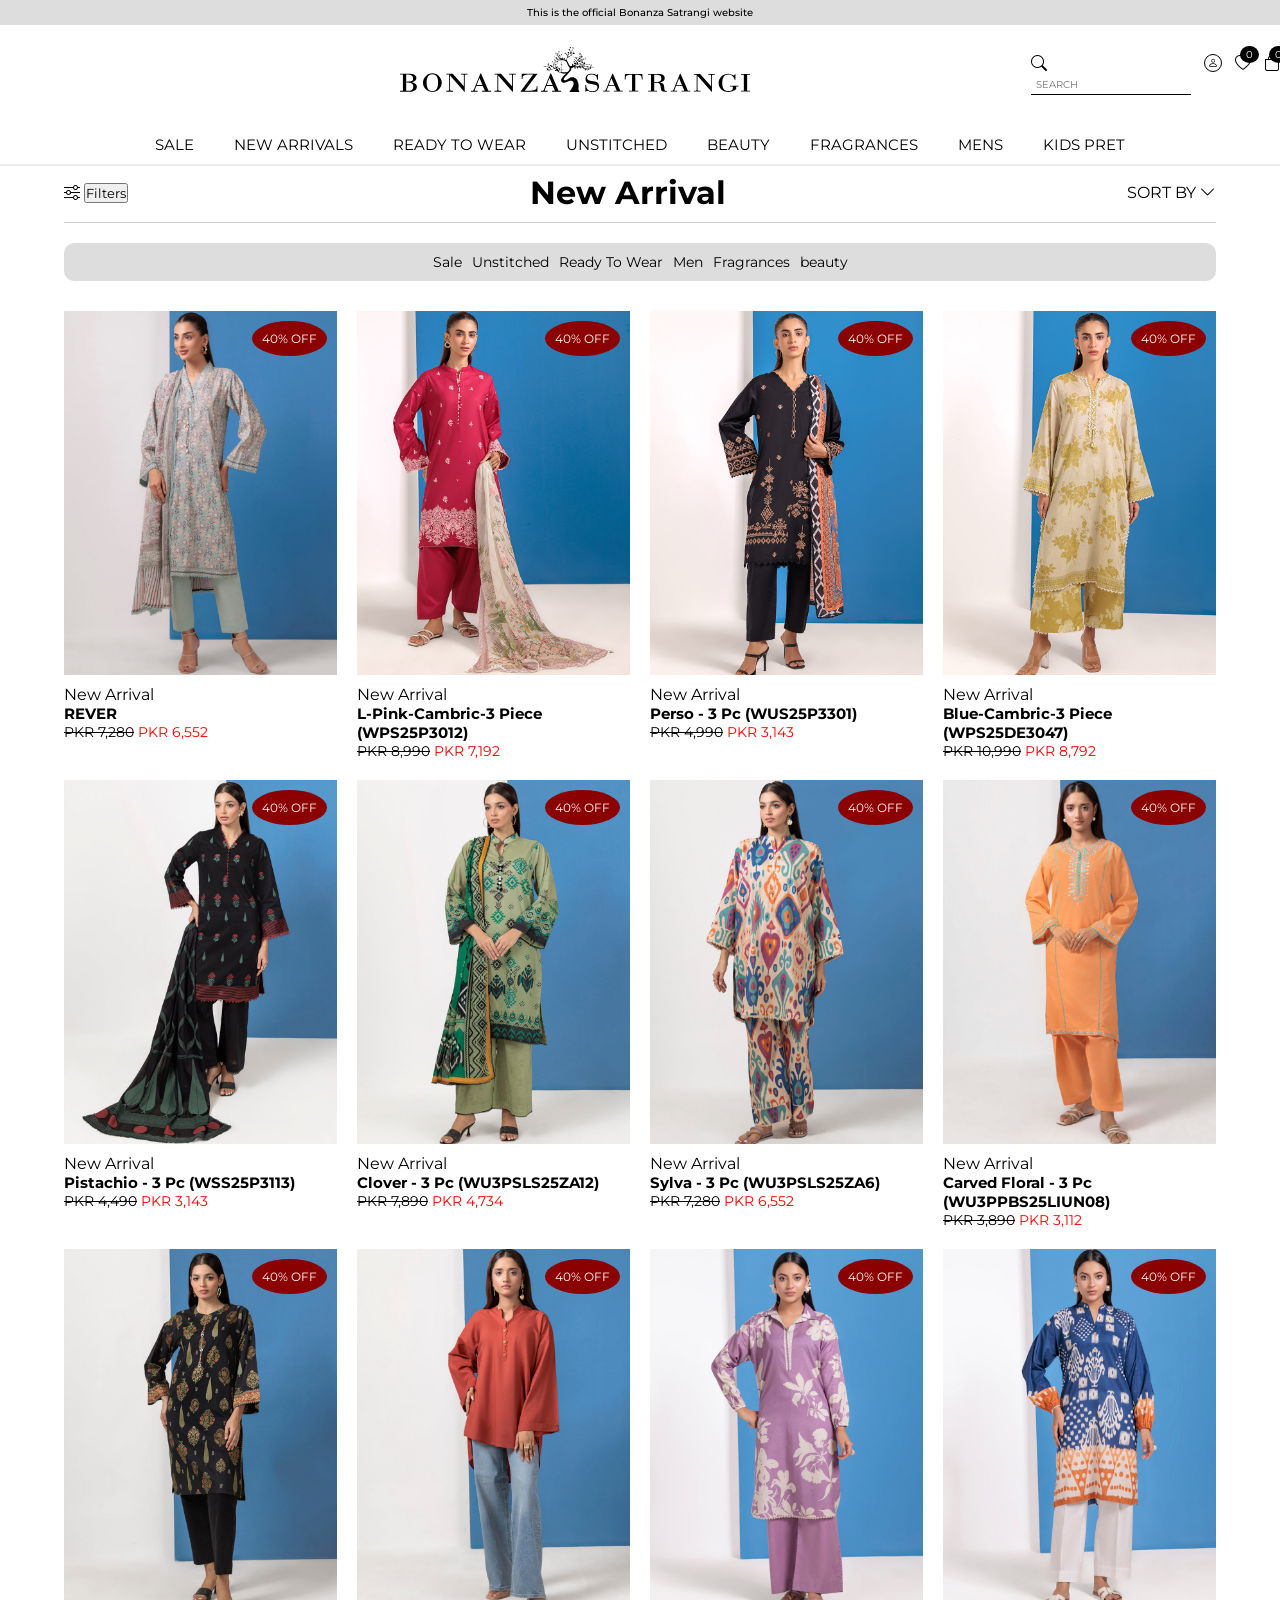
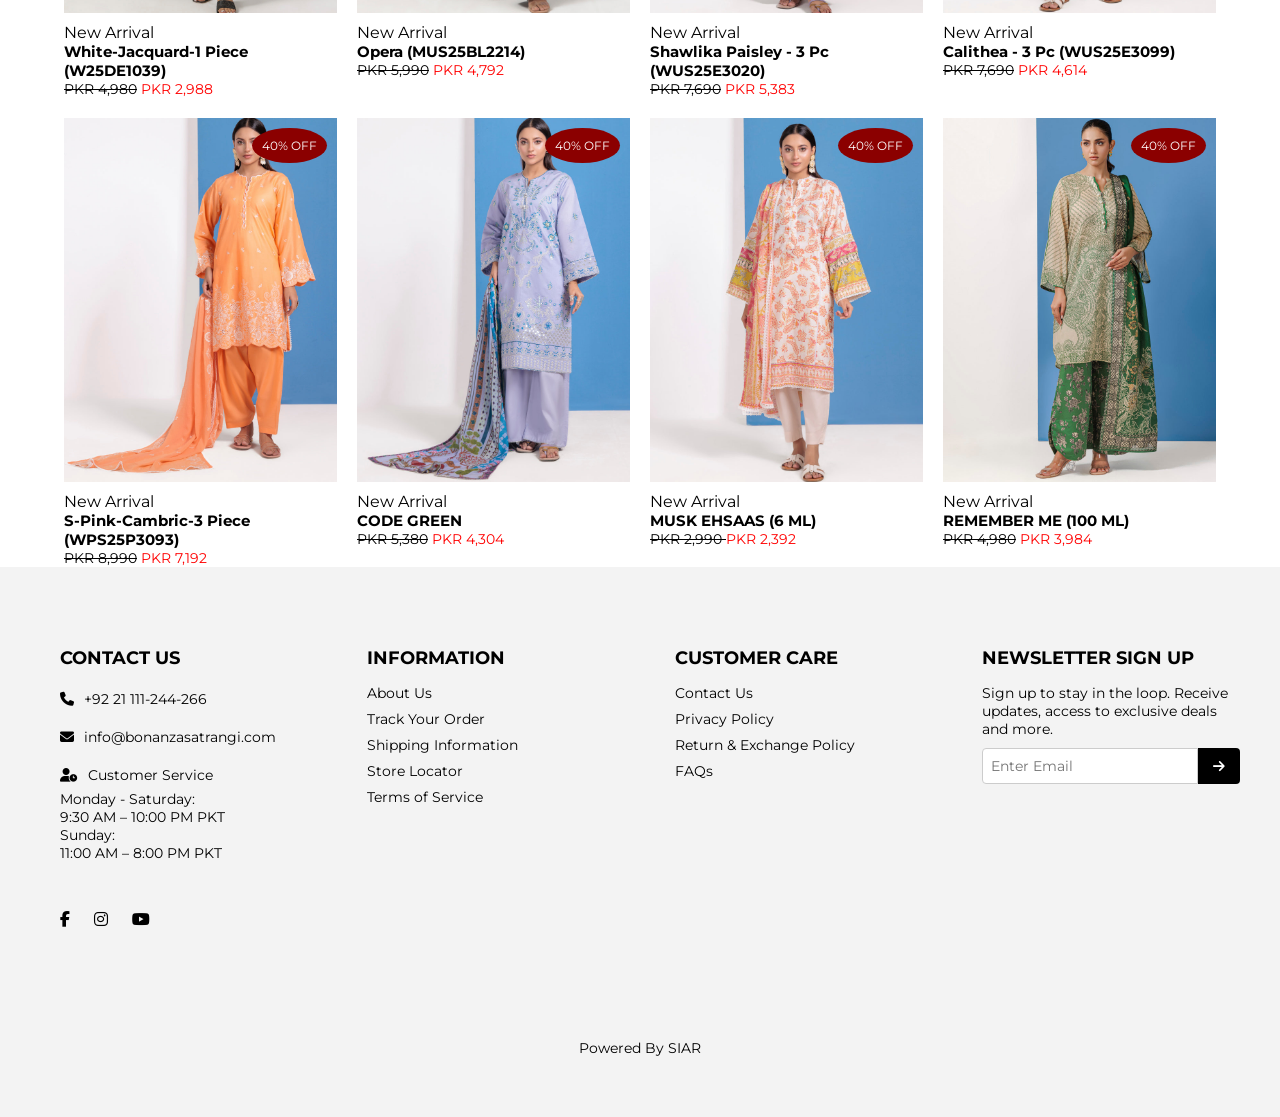
<file: html/newArrival.html>
<!DOCTYPE html>
<html lang="en">
<head>
  <title>New Arrival-Bonanza Satrangi</title>
  <meta charset="utf-8" />
  <meta name="viewport" content="width=device-width, initial-scale=1" />
  <!----styel sheet link-->
  <link rel="stylesheet" href="../css/productsPage.css" />
  <link rel="stylesheet" href="../css/style.css">
  <!---bootstarp icons cdn-->
  <link rel="stylesheet" href="https://cdn.jsdelivr.net/npm/bootstrap-icons@1.3.0/font/bootstrap-icons.css" />
  <!------font Awesome icons cdn------->
  <link rel="stylesheet" href="https://cdn.jsdelivr.net/npm/@fortawesome/fontawesome-free@6.5.2/css/all.min.css" />
   <!-- Swiper CSS CDN -->
<link
  rel="stylesheet"
  href="https://cdn.jsdelivr.net/npm/swiper@11/swiper-bundle.min.css"
/>
</head>



<body>

  <!-- ========== HEADER START ========== -->
  <header>
    <!-- News Ticker Start -->
    <div class="news_ticker">
      <p>This is the official Bonanza Satrangi website</p>
    </div>
    <!-- News Ticker End -->

    <!-- Main Header Start -->
    <div class="main-header">
      <div class="logo-section">
        <div class="logo">
          <img src="../assests/images//Group_11.svg" alt="logo" />
        </div>
        <div class="icons">
          <div class="search">
            <form>
              <i class="bi bi-search"></i>
              <input type="text" placeholder="Search" id="search" name="searchItem" />
            </form>
          </div>
          <div class="contact">
            <i class="bi bi-person"></i>
          </div>
          <div class="likes">
            <i class="bi bi-heart"></i>
            <span class="badge">0</span>
          </div>
          <div class="shopping-bag">
            <i class="bi bi-bag"></i>
            <span class="badge">0</span>
          </div>
        </div>
      </div>
    </div>
    <!-- Main Header End -->

    <!-- Navbar Start -->
    <nav class="navbar">
      <ul class="nav-list">
        <!-- SALE Dropdown Start -->
        <li class="dropdown-wrapper">
          <a href="sale.html">SALE</a>
          <div class="dropdown sale-dropdown" style="width:60vw; left:180px">
              <div class="dropdown-column">
                <h6>Shop by Category</h6>
                <div class="dropdown-list">
                  <a href="#">READY TO WEAR</a>
                  <a href="#">UNSTITCHED</a>
                  <a href="#">BEAUTY</a>
                  <a href="#">FRAGRANCES</a>
                  <a href="#">MENS</a>
                </div>
              </div>
              <div class="dropdown-image"><img src="../assests/images//SaleDropdown_img1.webp" width="200px" /></div>
              <div class="dropdown-image"><img src="../assests/images//SaleDropdown_2.webp" width="200px" /></div>
          </div>
        </li>
        <!-- SALE Dropdown End -->

        <!-- NEW ARRIVALS Dropdown Start -->
        <li class="dropdown-wrapper">
          <a href="../html/newArrival.html">NEW ARRIVALS</a>
          <div class="dropdown arrival-dropdown">
              <div class="dropdown-column">
                <h6>Shop by Category</h6>
                <div class="dropdown-list">
                  <a href="#">Monochrome Collection '25</a>
                  <a href="#">Kia Collection</a>
                  <a href="#">Lia collection '25</a>
                  <a href="#">Summer Pret '25</a>
                  <a href="#">Sage Collection '25</a>
                  <a href="#">Summer/Winter Collection '25</a>
                  <a href="#">Ruha Collection '25</a>
                  <a href="#">Gul Collection '25</a>
                </div>
              </div>
              <div class="dropdown-column">
                <h6>New In</h6>
                <div class="dropdown-list">
                  <a href="#">Ready TO Wear</a>
                  <a href="#">Unstitched</a>
                  <a href="#">Men</a>
                  <a href="#">Fragrances</a>
                  <a href="#">Kids</a>
                </div>
              </div>
              <div class="dropdown-image"><img src="../assests/images//Dropdown_New_Arrival_1.webp" width="200" /></div>
              <div class="dropdown-image"><img src="../assests/images//Drop-down-New-Arival-2.webp" width="200" /></div>
          </div>
        </li>
        <!-- NEW ARRIVALS Dropdown End -->

        <!-- Ready TO wear Start -->
        <li class="dropdown-wrapper">
          <a href="../html/readyToWear.html">READY TO WEAR</a>
          <div class="dropdown">
            <div class="dropdown-column">
                <h6>SHOP BY CATEGORY</h6>
                <div class="dropdown-list">
                  <a href="#">Everyday Wear</a>
                  <a href="#">Luxury Wear</a>
                </div>
              </div>
                <div class="dropdown-column">
                <h6>SHOP BY TYPE</h6>
                <div class="dropdown-list">
                  <a href="#">Printed</a>
                  <a href="#">Embroidered</a>
                </div>
              </div>
                <div class="dropdown-column">
                <h6>SHOP BY PCS</h6>
                <div class="dropdown-list">
                  <a href="#">1 PC</a>
                  <a href="#">2 PC</a>
                  <a href="#">3 PC</a>
                </div>
          </div>
          <div class="dropdown-column">
                <h6>SHOP BY Item</h6>
                <div class="dropdown-list">
                  <a href="#">Shirt</a>
                  <a href="#">Dupatta</a>
                  <a href="#">Shalwar</a>
                  <a href="#">Shirt & Trouser</a>
                  <a href="#">Shirt & Dupatta</a>
                  <a href="#">Shirt,trouser & Dupatta</a>
                </div>
          </div>
            <div class="dropdown-image"><img src="../assests/images//ReadyToWearDropDownImage.webp" width="300" /></div>
          </div>
        </li>
        <!---Ready TO wear Drop Down End-->
        <!----Unstitched Drop Down Start-->
        <li class="dropdown-wrapper">
          <a href="#">UNSTITCHED</a>
           <div class="dropdown">
            <div class="dropdown-column">
                <h6>SHOP BY CATEGORY</h6>
                <div class="dropdown-list">
                  <a href="#">Everyday Wear</a>
                  <a href="#">Luxury Wear</a>
                </div>
              </div>
                <div class="dropdown-column">
                <h6>SHOP BY TYPE</h6>
                <div class="dropdown-list">
                  <a href="#">Printed</a>
                  <a href="#">Embroidered</a>
                </div>
              </div>
                <div class="dropdown-column">
                <h6>SHOP BY PCS</h6>
                <div class="dropdown-list">
                  <a href="#">1 PC</a>
                  <a href="#">2 PC</a>
                  <a href="#">3 PC</a>
                </div>
          </div>
                <div class="dropdown-column">
                <h6>SHOP BY FABRICS</h6>
                <div class="dropdown-list">
                  <a href="#">Lawn</a>
                  <a href="#">Cambric</a>
                  <a href="#">Khaddar</a>
                  <a href="#">Jacquard</a>
                </div>
          </div>
            <div class="dropdown-image"><img src="../assests/images//unsitchedDropDownImage.webp" width="300" /></div>
          </div>
        <!------Unstitched Drop Down End-->
        </li>
        <!---Beauty Drop Drown Start--->
        <li class="dropdown-wrapper">
          <a href="#">BEAUTY</a>
            <div class="dropdown" id="beauty-dropdown">
            <div class="dropdown-column">
                <h6>FACE</h6>
                <div class="dropdown-list">
                  <a href="#">Primer</a>
                  <a href="#">Foundation</a>
                  <a href="#">Blush</a>
                  <a href="#">Highlighter</a>
                  <a href="#">Highlighter</a>
                  <a href="#">Contor&Concealer</a>
                  <a style="text-decoration: underline; font-weight: bold;">View All</a>
                </div>
              </div>
              <div class="dropdown-column">
                <h6>Lips</h6>
                <div class="dropdown-list">
                  <a href="#">Lip Stick</a>
                  <a href="#">Lip Paint</a>
                  <a style="text-decoration: underline; font-weight: bold;">View All</a>
                </div>
              </div>
              <div class="dropdown-column">
                <h6>Eyes</h6>
                <div class="dropdown-list">
                  <a href="#">EyeLiner</a>
                  <a href="#">Eye Sahdow</a>
                  <a href="#">Eyebrow Gel</a>
                   <a style="text-decoration: underline; font-weight: bold;">View All</a>
                </div>
              </div>
              <div class="dropdown-column">
                <h6>NAILS</h6>
                <div class="dropdown-list">
                  <a href="#">Nail Color</a>
                   <a style="text-decoration: underline; font-weight: bold;">View All</a>
                </div>
              </div>
              <div class="dropdown-column">
                <h6>SKIN CARE</h6>
                <div class="dropdown-list">
                   <a style="text-decoration: underline; font-weight: bold;">View All</a>
                </div>
              </div>
              <div class="dropdown-image"><img src="../assests/images//beutyDropDownImage1.webp" width="200" /></div>
              <div class="dropdown-image"><img src="../assests/images//beautyDropDownImage2.webp" width="200" /></div>
          </div>
        </li>
        <!---Beauty Drop Down End-->
        <!---FRagrances Drop Down STart-->
        <li class="dropdown-wrapper">
          <a href="#">FRAGRANCES</a>
                <div class="dropdown" id="fragrances-dropdown">
            <div class="dropdown-column">
                <h6>By Gender</h6>
                <div class="dropdown-list">
                  <a href="#">For Him</a>
                  <a href="#">For Her</a>
                  <a href="#">Unisex</a>
                </div>
              </div>
               <div class="dropdown-column">
                <h6>By Size</h6>
                <div class="dropdown-list">
                  <a href="#">6ml</a>
                  <a href="#">30ml</a>
                  <a href="#">50ml</a>
                  <a href="#">100ml</a>
                </div>
              </div>
              <div class="dropdown-image"><img src="../assests/images//fragrancesDropDownImage1.webp" width="500" /></div>
              <div class="dropdown-image"><img src="../assests/images//fragrancesDropDownImage2.webp" width="500" /></div>
          </div>

        </li>
        <!--Fragrances  DropDown End-->
        <!---mens Dropdown Start-->
        <li class="dropdown-wrapper">
          <a href="#">MENS</a>
           <div class="dropdown" style="width:90vw; left:80px">
            <div class="dropdown-column" style="min-width:100px;">
                <h6>SHOP BY CATEGORY</h6>
                <div class="dropdown-list">
                  <a href="#">UNSTITCHED</a>
                  <a href="#">Ready to Wear</a>
                  <a href="#">Fragrance</a>
                </div>
              </div>
            <div class="dropdown-column">
                <h6>SHOP BY STYLE</h6>
                <div class="dropdown-list" style="min-width: 100px;">
                  <a href="#">Kurta Shalwar</a>
                  <a href="#">Shalwar Suit</a>
                  <a href="#">Kurta Trouser</a>
                  <a href="#">Waist Coat</a>
                  <a href="#">Shalwar</a>
                </div>
            </div>
            <div class="dropdown-column" style="min-width:100px;">
                <h6>SHOP BY FABRICS</h6>
                <div class="dropdown-list">
                  <a href="#">  Blended</a>
                  <a href="#">Cotton</a>
                </div>
            </div>
            <div class="dropdown-image" style="margin-right:10px;"><img src="../assests/images//menDrpDownImage1.webp" width="300" /></div>
            <div class="dropdown-image"><img src="../assests/images//menDropDowmImage2.webp" width="300" /></div>
        </div>
        </li>
        <!---Men Drop Down End-->
        <!--Kids PRET Drop Down Start-->
        <li class="dropdown-wrapper">
          <a href="#">KIDS PRET</a>
          <div class="dropdown" id="kid-pret-dropdown">
               <div class="dropdown-image"><img src="../assests/images//kidsPretImage1.webp" width="240" /></div>
               <div class="dropdown-image"><img src="../assests/images//KidsPretImage2.webp" width="240" /></div>
          </div>
        </li>
        <!--Kid Pret Drop Down End-->
        <!-- Static Nav Links End -->
      </ul>
    </nav>
    <!-- Navbar End -->
  </header>

  <main>
    
       <div class="custom-container">
          <div class="main-go-back">
           <a id="go-back" href="index.html"><i class="bi bi-arrow-90deg-left"></i>GO BACK</a>
            <p id="product-count">720 Products</p>
        </div>
        <div class="collection-header">
          <div id="filter-products">
              <i class="bi bi-sliders"></i>
              <button>Filters</button>
          </div>
          <div id="collection-name">
             <h1>New Arrival</h1>
          </div>
          <div id="sort-products">
            <span>SORT BY  <i class="bi bi-chevron-down"></i> </span>
          </div>
        </div>
        <div id="product-category">
              <a href="">Sale</a>
              <a href="">Unstitched</a>
              <a href="">Ready To Wear</a>
              <a href="">Men</a>
              <a href="">Fragrances</a>
              <a href="">beauty</a>
        </div>
<div class="products-grid">
  <!-- Product Card Start -->
  <div class="product-card">
    <div class="product-image">
      <img src="../assests/images/newArrival//052A0542.jpg.jpeg" >
      <div class="discount-badge">40% OFF</div>
       <div class="icon-buttons">
    <div class="icon">
      <i class="bi bi-bag"></i>
    </div>
    <div class="icon">
      <i class="bi bi-heart"></i>
    </div>
  </div>
    </div>
    <div class="product-info">
      <p class="category">New Arrival</p>
      <h3 class="product-name">REVER</h3>
      <p class="price">
        <span class="original">PKR 7,280</span>
        <span class="discounted">PKR 6,552</span>
      </p>
    </div>
  </div>
  <div class="product-card">
    <div class="product-image">
      <img src="../assests/images/newArrival//052A1111.jpg.jpeg" alt="New Arrival">
      <div class="discount-badge">40% OFF</div>
    <div class="icon-buttons">
    <div class="icon">
      <i class="bi bi-bag"></i>
    </div>
    <div class="icon">
      <i class="bi bi-heart"></i>
    </div>
  </div>
    </div>
    <div class="product-info">
      <p class="category">New Arrival</p>
      <h3 class="product-name">L-Pink-Cambric-3 Piece (WPS25P3012)</h3>
      <p class="price">
        <span class="original">PKR 8,990</span>
        <span class="discounted">PKR 7,192</span>
      </p>
    </div>
  </div>
  <div class="product-card">
    <div class="product-image">
      <img src="../assests/images/newArrival//052A1254.jpg.jpeg" alt="New Arrival">
      <div class="discount-badge">40% OFF</div>
      <div class="icon-buttons">
    <div class="icon">
      <i class="bi bi-bag"></i>
    </div>
    <div class="icon">
      <i class="bi bi-heart"></i>
    </div>
  </div>
    </div>
    <div class="product-info">
      <p class="category">New Arrival</p>
      <h3 class="product-name">Perso - 3 Pc (WUS25P3301)</h3>
      <p class="price">
        <span class="original">PKR 4,990</span>
        <span class="discounted">PKR 3,143</span>
      </p>
    </div>
  </div>
  <div class="product-card">
    <div class="product-image">
      <img src="../assests/images/newArrival//052A1284.jpg.jpeg" alt="New Arrival">
      <div class="discount-badge">40% OFF</div>
  <div class="icon-buttons">
    <div class="icon">
      <i class="bi bi-bag"></i>
    </div>
    <div class="icon">
      <i class="bi bi-heart"></i>
    </div>
  </div>     
    </div>
    <div class="product-info">
      <p class="category">New Arrival</p>
      <h3 class="product-name">Blue-Cambric-3 Piece (WPS25DE3047)
</h3>
      <p class="price">
        <span class="original">PKR 10,990</span>
        <span class="discounted">PKR 8,792</span>
      </p>
    </div>
  </div>
  <div class="product-card">
    <div class="product-image">
      <img src="../assests/images/newArrival//052A3816.jpg.jpeg" alt="New Arrival">
      <div class="discount-badge">40% OFF</div>
    <div class="icon-buttons">
    <div class="icon">
      <i class="bi bi-bag"></i>
    </div>
    <div class="icon">
      <i class="bi bi-heart"></i>
    </div>
  </div>
    </div>
    <div class="product-info">
      <p class="category">New Arrival</p>
      <h3 class="product-name">Pistachio - 3 Pc (WSS25P3113)</h3>
      <p class="price">
        <span class="original">PKR 4,490</span>
        <span class="discounted">PKR 3,143</span>
      </p>
    </div>
  </div>
  <div class="product-card">
    <div class="product-image">
      <img src="../assests/images/newArrival//052A3872.jpg.jpeg" alt="New Arrival">
      <div class="discount-badge">40% OFF</div>
  <div class="icon-buttons">
    <div class="icon">
      <i class="bi bi-bag"></i>
    </div>
    <div class="icon">
      <i class="bi bi-heart"></i>
    </div>
  </div>
    </div>
    <div class="product-info">
      <p class="category">New Arrival</p>
      <h3 class="product-name">Clover - 3 Pc (WU3PSLS25ZA12)</h3>
      <p class="price">
        <span class="original">PKR 7,890</span>
        <span class="discounted">PKR 4,734</span>
      </p>
    </div>
  </div>
  <div class="product-card">
    <div class="product-image">
      <img src="../assests/images/newArrival//052A4221_295a1761-8dbd-4d87-bd49-a7881cc67c19.jpg.jpeg" alt="New Arrival">
      <div class="discount-badge">40% OFF</div>
  <div class="icon-buttons">
    <div class="icon">
      <i class="bi bi-bag"></i>
    </div>
    <div class="icon">
      <i class="bi bi-heart"></i>
    </div>
  </div>
    </div>
    <div class="product-info">
      <p class="category">New Arrival</p>
      <h3 class="product-name">Sylva - 3 Pc (WU3PSLS25ZA6)</h3>
      <p class="price">
        <span class="original">PKR 7,280</span>
        <span class="discounted">PKR 6,552</span>
      </p>
    </div>
  </div>
  <div class="product-card">
    <div class="product-image">
      <img src="../assests/images/newArrival//052A4322.jpg.jpeg" alt="New Arrival">
      <div class="discount-badge">40% OFF</div>
       <div class="icon-buttons">
    <div class="icon">
      <i class="bi bi-bag"></i>
    </div>
    <div class="icon">
      <i class="bi bi-heart"></i>
    </div>
  </div>     
    </div>
    <div class="product-info">
      <p class="category">New Arrival</p>
      <h3 class="product-name">Carved Floral - 3 Pc (WU3PPBS25LIUN08)</h3>
      <p class="price">
        <span class="original">PKR 3,890</span>
        <span class="discounted">PKR 3,112</span>
      </p>
    </div>
  </div>
  <div class="product-card">
    <div class="product-image">
      <img src="../assests/images/newArrival//052A4378.jpg.jpeg" alt="New Arrival">
      <div class="discount-badge">40% OFF</div>
     <div class="icon-buttons">
     <div class="icon">
      <i class="bi bi-bag"></i>
     </div>
     <div class="icon">
      <i class="bi bi-heart"></i>
     </div>
    </div>
    </div>
    <div class="product-info">
      <p class="category">New Arrival</p>
      <h3 class="product-name">White-Jacquard-1 Piece (W25DE1039)</h3>
      <p class="price">
        <span class="original">PKR 4,980</span>
        <span class="discounted">PKR 2,988</span>
      </p>
    </div>
  </div>
  <div class="product-card">
    <div class="product-image">
      <img src="../assests/images/newArrival//052A4490.jpg.jpeg" alt="New Arrival">
      <div class="discount-badge">40% OFF</div>
    <div class="icon-buttons">
    <div class="icon">
      <i class="bi bi-bag"></i>
    </div>
    <div class="icon">
      <i class="bi bi-heart"></i>
    </div>
  </div>
    </div>
    <div class="product-info">
      <p class="category">New Arrival</p>
      <h3 class="product-name">Opera (MUS25BL2214)</h3>
      <p class="price">
        <span class="original">PKR 5,990</span>
        <span class="discounted">PKR  4,792</span>
      </p>
    </div>
  </div>
  <div class="product-card">
    <div class="product-image">
      <img src="../assests/images/newArrival//052A7623.jpg.jpeg" alt="New Arrival">
      <div class="discount-badge">40% OFF</div>
    </div>
    <div class="product-info">
      <p class="category">New Arrival</p>
      <h3 class="product-name">Shawlika Paisley - 3 Pc (WUS25E3020)
</h3>
      <p class="price">
        <span class="original">PKR 7,690</span>
        <span class="discounted">PKR 5,383</span>
      </p>
    </div>
  </div>
  <div class="product-card">
    <div class="product-image">
      <img src="../assests/images/newArrival//052A7645.jpg.jpeg" alt="New Arrival">
      <div class="discount-badge">40% OFF</div>
            <div class="icon-buttons">
    <div class="icon">
      <i class="bi bi-bag"></i>
    </div>
    <div class="icon">
      <i class="bi bi-heart"></i>
    </div>
  </div>
    </div>
    <div class="product-info">
      <p class="category">New Arrival</p>
      <h3 class="product-name">Calithea - 3 Pc (WUS25E3099)</h3>
      <p class="price">
        <span class="original">PKR 7,690</span>
        <span class="discounted">PKR 4,614</span>
      </p>
    </div>
  </div>
  <div class="product-card">
    <div class="product-image">
      <img src="../assests/images/newArrival//052A7736.jpg.jpeg" alt="New Arrival">
      <div class="discount-badge">40% OFF</div>
        <div class="icon-buttons">
    <div class="icon">
      <i class="bi bi-bag"></i>
    </div>
    <div class="icon">
      <i class="bi bi-heart"></i>
    </div>
  </div>    
    </div>
    <div class="product-info">
      <p class="category">New Arrival</p>
      <h3 class="product-name">S-Pink-Cambric-3 Piece (WPS25P3093)</h3>
      <p class="price">
        <span class="original">PKR  8,990</span>
        <span class="discounted">PKR 7,192</span>
      </p>
    </div>
  </div>
  <div class="product-card">
    <div class="product-image">
      <img src="../assests/images/newArrival/052A7767.jpg.jpeg" alt="New Arrival">
      <div class="discount-badge">40% OFF</div>
      <div class="icon-buttons">
    <div class="icon">
      <i class="bi bi-bag"></i>
    </div>
    <div class="icon">
      <i class="bi bi-heart"></i>
    </div>
  </div>
    </div>
    <div class="product-info">
      <p class="category">New Arrival</p>
      <h3 class="product-name">CODE GREEN</h3>
      <p class="price">
        <span class="original">PKR   5,380</span>
        <span class="discounted">PKR 4,304</span>
      </p>
    </div>
  </div>
  
  <div class="product-card">
    <div class="product-image">
      <img src="../assests/images/newArrival//052A7712.jpg.jpeg" alt="New Arrival">
      <div class="discount-badge">40% OFF</div>
       <div class="icon-buttons">
    <div class="icon">
      <i class="bi bi-bag"></i>
    </div>
    <div class="icon">
      <i class="bi bi-heart"></i>
    </div>
  </div>     
    </div>
    <div class="product-info">
      <p class="category">New Arrival</p>
      <h3 class="product-name">MUSK EHSAAS (6 ML)</h3>
      <p class="price">
        <span class="original">PKR    2,990 </span>
        <span class="discounted">PKR 2,392</span>
      </p>
    </div>
  </div>

  <div class="product-card">
    <div class="product-image">
      <img src="../assests/images/newArrival//052A9811.jpg.jpeg" alt="New Arrival">
      <div class="discount-badge">40% OFF</div>
      <div class="card-icons">
        
      </div>
    </div>
    <div class="product-info">
      <p class="category">New Arrival</p>
      <h3 class="product-name">REMEMBER ME (100 ML)</h3>
      <p class="price">
        <span class="original">PKR 4,980</span>
        <span class="discounted">PKR 3,984</span>
      </p>
    </div>
  </div>


<!-- Repeat more .product-card blocks as needed -->
</div>

  </main>



  <footer class="footer">
  <div class="footer-top">
    <div class="footer-col contact-column">
      <h4>CONTACT US</h4>
      <ul>
        <li><i class="fas fa-phone"></i> +92 21 111-244-266</li>
        <li><i class="fas fa-envelope"></i> info@bonanzasatrangi.com</li>
        <li><i class="fas fa-user-clock"></i> Customer Service<br>Monday - Saturday:<br>9:30 AM – 10:00 PM PKT<br>Sunday:<br>11:00 AM – 8:00 PM PKT</li>
      </ul>
      <div class="social-icons">
        <a href="#"><i class="fab fa-facebook-f"></i></a>
        <a href="#"><i class="fab fa-instagram"></i></a>
        <a href="#"><i class="fab fa-youtube"></i></a>
      </div>
    </div>

    <div class="footer-col">
      <h4>INFORMATION</h4>
      <ul>
        <li><a href="#">About Us</a></li>
        <li><a href="#">Track Your Order</a></li>
        <li><a href="#">Shipping Information</a></li>
        <li><a href="#">Store Locator</a></li>
        <li><a href="#">Terms of Service</a></li>
      </ul>
    </div>

    <div class="footer-col">
      <h4>CUSTOMER CARE</h4>
      <ul>
        <li><a href="#">Contact Us</a></li>
        <li><a href="#">Privacy Policy</a></li>
        <li><a href="#">Return & Exchange Policy</a></li>
        <li><a href="#">FAQs</a></li>
      </ul>
    </div>

    <div class="footer-col newsletter-col">
      <h4>NEWSLETTER SIGN UP</h4>
      <p>Sign up to stay in the loop. Receive updates, access to exclusive deals and more.</p>
      <form class="newsletter-form">
        <input type="email" placeholder="Enter Email" required>
        <button type="submit"><i class="fas fa-arrow-right"></i></button>
      </form>
    </div>
  </div>

  <div class="footer-bottom">
    <p>Powered By SIAR</p>
  </div>
</footer>
</body>
</html>
</file>
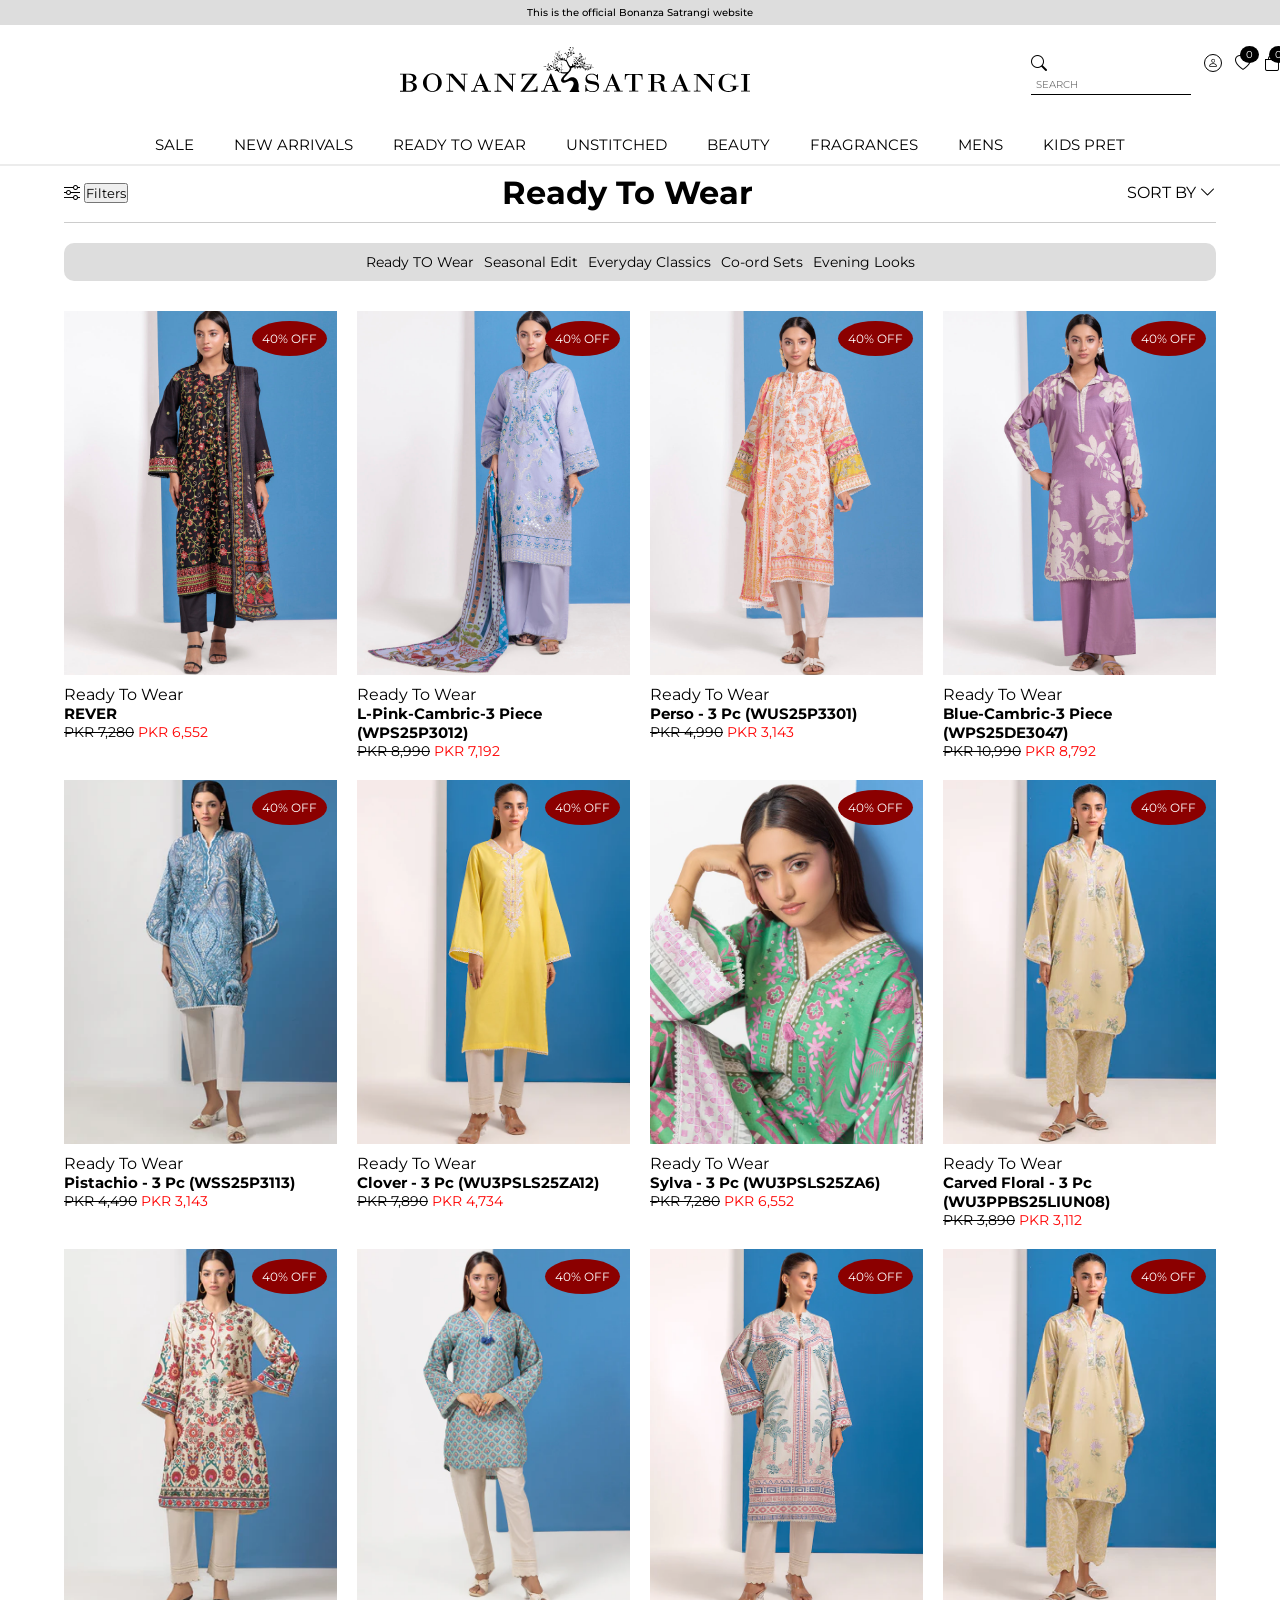
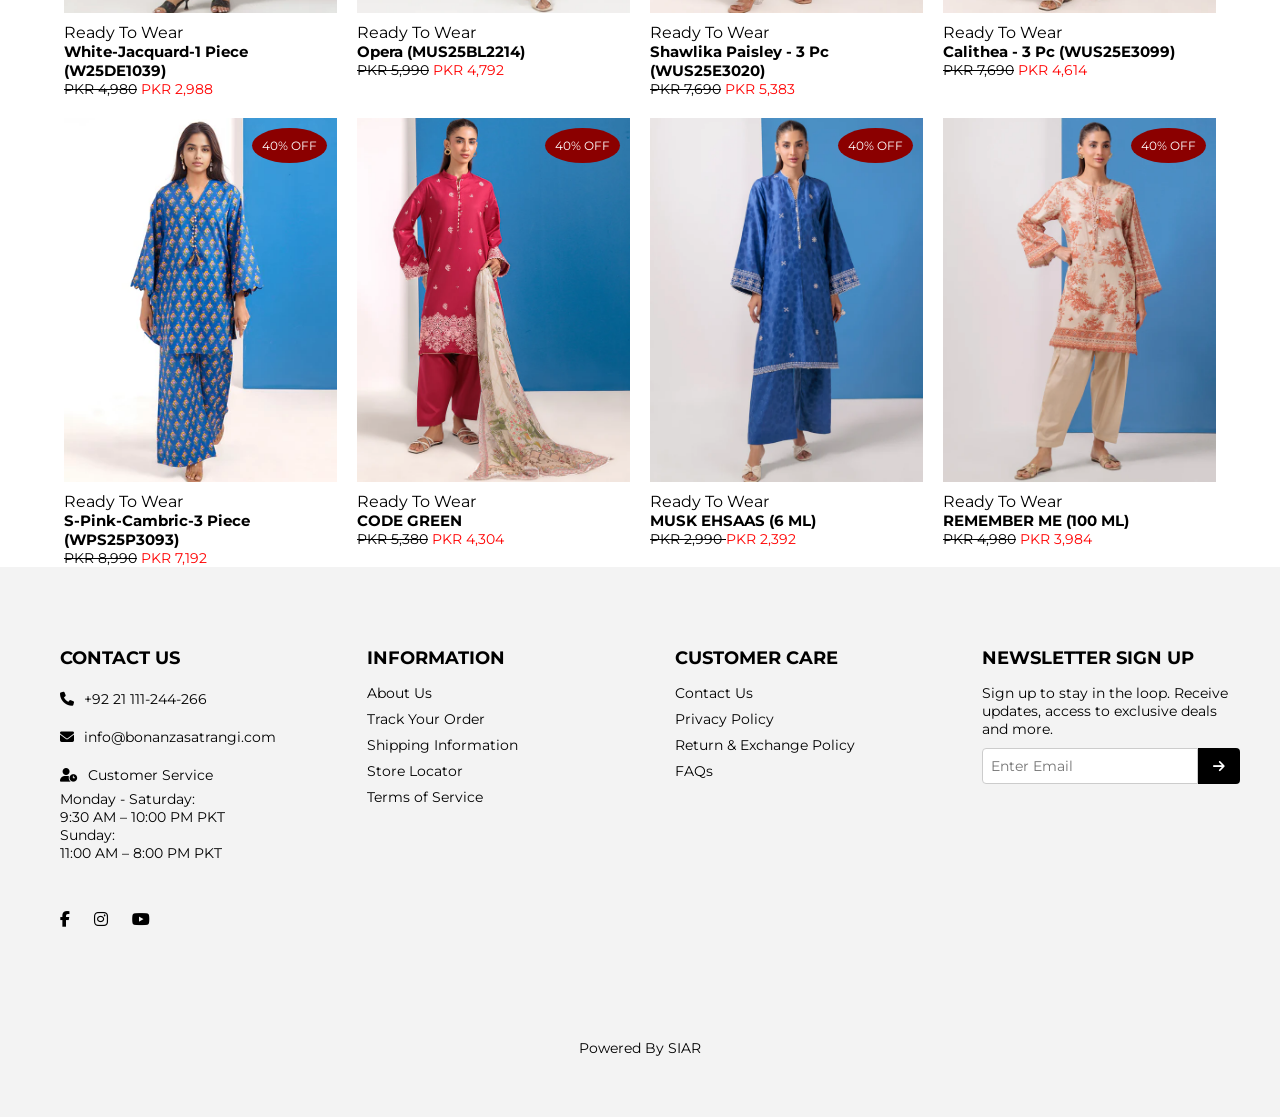
<file: html/readyToWear.html>
<!DOCTYPE html>
<html lang="en">
<head>
  <title>Ready To Wear-Bonanza Satrangi</title>
  <meta charset="utf-8" />
  <meta name="viewport" content="width=device-width, initial-scale=1" />
  <!----styel sheet link-->
  <link rel="stylesheet" href="../css/productsPage.css" />
  <link rel="stylesheet" href="../css/style.css">
  <!---bootstarp icons cdn-->
  <link rel="stylesheet" href="https://cdn.jsdelivr.net/npm/bootstrap-icons@1.3.0/font/bootstrap-icons.css" />
  <!------font Awesome icons cdn------->
  <link rel="stylesheet" href="https://cdn.jsdelivr.net/npm/@fortawesome/fontawesome-free@6.5.2/css/all.min.css" />
   <!-- Swiper CSS CDN -->
<link
  rel="stylesheet"
  href="https://cdn.jsdelivr.net/npm/swiper@11/swiper-bundle.min.css"
/>
</head>



<body>

  <!-- ========== HEADER START ========== -->
  <header>
    <!-- News Ticker Start -->
    <div class="news_ticker">
      <p>This is the official Bonanza Satrangi website</p>
    </div>
    <!-- News Ticker End -->

    <!-- Main Header Start -->
    <div class="main-header">
      <div class="logo-section">
        <div class="logo">
          <img src="../assests/images//Group_11.svg" alt="logo" />
        </div>
        <div class="icons">
          <div class="search">
            <form>
              <i class="bi bi-search"></i>
              <input type="text" placeholder="Search" id="search" name="searchItem" />
            </form>
          </div>
          <div class="contact">
            <i class="bi bi-person"></i>
          </div>
          <div class="likes">
            <i class="bi bi-heart"></i>
            <span class="badge">0</span>
          </div>
          <div class="shopping-bag">
            <i class="bi bi-bag"></i>
            <span class="badge">0</span>
          </div>
        </div>
      </div>
    </div>
    <!-- Main Header End -->

    <!-- Navbar Start -->
    <nav class="navbar">
      <ul class="nav-list">
        <!-- SALE Dropdown Start -->
        <li class="dropdown-wrapper">
          <a href="sale.html">SALE</a>
          <div class="dropdown sale-dropdown" style="width:60vw; left:180px">
              <div class="dropdown-column">
                <h6>Shop by Category</h6>
                <div class="dropdown-list">
                  <a href="#">READY TO WEAR</a>
                  <a href="#">UNSTITCHED</a>
                  <a href="#">BEAUTY</a>
                  <a href="#">FRAGRANCES</a>
                  <a href="#">MENS</a>
                </div>
              </div>
              <div class="dropdown-image"><img src="../assests/images//SaleDropdown_img1.webp" width="200px" /></div>
              <div class="dropdown-image"><img src="../assests/images//SaleDropdown_2.webp" width="200px" /></div>
          </div>
        </li>
        <!-- SALE Dropdown End -->

        <!-- NEW ARRIVALS Dropdown Start -->
        <li class="dropdown-wrapper">
          <a href="newArrival.html">NEW ARRIVALS</a>
          <div class="dropdown arrival-dropdown">
              <div class="dropdown-column">
                <h6>Shop by Category</h6>
                <div class="dropdown-list">
                  <a href="#">Monochrome Collection '25</a>
                  <a href="#">Kia Collection</a>
                  <a href="#">Lia collection '25</a>
                  <a href="#">Summer Pret '25</a>
                  <a href="#">Sage Collection '25</a>
                  <a href="#">Summer/Winter Collection '25</a>
                  <a href="#">Ruha Collection '25</a>
                  <a href="#">Gul Collection '25</a>
                </div>
              </div>
              <div class="dropdown-column">
                <h6>New In</h6>
                <div class="dropdown-list">
                  <a href="#">Ready TO Wear</a>
                  <a href="#">Unstitched</a>
                  <a href="#">Men</a>
                  <a href="#">Fragrances</a>
                  <a href="#">Kids</a>
                </div>
              </div>
              <div class="dropdown-image"><img src="../assests/images//Dropdown_New_Arrival_1.webp" width="200" /></div>
              <div class="dropdown-image"><img src="../assests/images//Drop-down-New-Arival-2.webp" width="200" /></div>
          </div>
        </li>
        <!-- NEW ARRIVALS Dropdown End -->

        <!-- Ready TO wear Start -->
        <li class="dropdown-wrapper">
          <a href="readyToWear.html">READY TO WEAR</a>
          <div class="dropdown">
            <div class="dropdown-column">
                <h6>SHOP BY CATEGORY</h6>
                <div class="dropdown-list">
                  <a href="#">Everyday Wear</a>
                  <a href="#">Luxury Wear</a>
                </div>
              </div>
                <div class="dropdown-column">
                <h6>SHOP BY TYPE</h6>
                <div class="dropdown-list">
                  <a href="#">Printed</a>
                  <a href="#">Embroidered</a>
                </div>
              </div>
                <div class="dropdown-column">
                <h6>SHOP BY PCS</h6>
                <div class="dropdown-list">
                  <a href="#">1 PC</a>
                  <a href="#">2 PC</a>
                  <a href="#">3 PC</a>
                </div>
          </div>
          <div class="dropdown-column">
                <h6>SHOP BY Item</h6>
                <div class="dropdown-list">
                  <a href="#">Shirt</a>
                  <a href="#">Dupatta</a>
                  <a href="#">Shalwar</a>
                  <a href="#">Shirt & Trouser</a>
                  <a href="#">Shirt & Dupatta</a>
                  <a href="#">Shirt,trouser & Dupatta</a>
                </div>
          </div>
            <div class="dropdown-image"><img src="../assests/images//ReadyToWearDropDownImage.webp" width="300" /></div>
          </div>
        </li>
        <!---Ready TO wear Drop Down End-->
        <!----Unstitched Drop Down Start-->
        <li class="dropdown-wrapper">
          <a href="#">UNSTITCHED</a>
           <div class="dropdown">
            <div class="dropdown-column">
                <h6>SHOP BY CATEGORY</h6>
                <div class="dropdown-list">
                  <a href="#">Everyday Wear</a>
                  <a href="#">Luxury Wear</a>
                </div>
              </div>
                <div class="dropdown-column">
                <h6>SHOP BY TYPE</h6>
                <div class="dropdown-list">
                  <a href="#">Printed</a>
                  <a href="#">Embroidered</a>
                </div>
              </div>
                <div class="dropdown-column">
                <h6>SHOP BY PCS</h6>
                <div class="dropdown-list">
                  <a href="#">1 PC</a>
                  <a href="#">2 PC</a>
                  <a href="#">3 PC</a>
                </div>
          </div>
                <div class="dropdown-column">
                <h6>SHOP BY FABRICS</h6>
                <div class="dropdown-list">
                  <a href="#">Lawn</a>
                  <a href="#">Cambric</a>
                  <a href="#">Khaddar</a>
                  <a href="#">Jacquard</a>
                </div>
          </div>
            <div class="dropdown-image"><img src="../assests/images//unsitchedDropDownImage.webp" width="300" /></div>
          </div>
        <!------Unstitched Drop Down End-->
        </li>
        <!---Beauty Drop Drown Start--->
        <li class="dropdown-wrapper">
          <a href="#">BEAUTY</a>
            <div class="dropdown" id="beauty-dropdown">
            <div class="dropdown-column">
                <h6>FACE</h6>
                <div class="dropdown-list">
                  <a href="#">Primer</a>
                  <a href="#">Foundation</a>
                  <a href="#">Blush</a>
                  <a href="#">Highlighter</a>
                  <a href="#">Highlighter</a>
                  <a href="#">Contor&Concealer</a>
                  <a style="text-decoration: underline; font-weight: bold;">View All</a>
                </div>
              </div>
              <div class="dropdown-column">
                <h6>Lips</h6>
                <div class="dropdown-list">
                  <a href="#">Lip Stick</a>
                  <a href="#">Lip Paint</a>
                  <a style="text-decoration: underline; font-weight: bold;">View All</a>
                </div>
              </div>
              <div class="dropdown-column">
                <h6>Eyes</h6>
                <div class="dropdown-list">
                  <a href="#">EyeLiner</a>
                  <a href="#">Eye Sahdow</a>
                  <a href="#">Eyebrow Gel</a>
                   <a style="text-decoration: underline; font-weight: bold;">View All</a>
                </div>
              </div>
              <div class="dropdown-column">
                <h6>NAILS</h6>
                <div class="dropdown-list">
                  <a href="#">Nail Color</a>
                   <a style="text-decoration: underline; font-weight: bold;">View All</a>
                </div>
              </div>
              <div class="dropdown-column">
                <h6>SKIN CARE</h6>
                <div class="dropdown-list">
                   <a style="text-decoration: underline; font-weight: bold;">View All</a>
                </div>
              </div>
              <div class="dropdown-image"><img src="../assests/images//beutyDropDownImage1.webp" width="200" /></div>
              <div class="dropdown-image"><img src="../assests/images//beautyDropDownImage2.webp" width="200" /></div>
          </div>
        </li>
        <!---Beauty Drop Down End-->
        <!---FRagrances Drop Down STart-->
        <li class="dropdown-wrapper">
          <a href="#">FRAGRANCES</a>
                <div class="dropdown" id="fragrances-dropdown">
            <div class="dropdown-column">
                <h6>By Gender</h6>
                <div class="dropdown-list">
                  <a href="#">For Him</a>
                  <a href="#">For Her</a>
                  <a href="#">Unisex</a>
                </div>
              </div>
               <div class="dropdown-column">
                <h6>By Size</h6>
                <div class="dropdown-list">
                  <a href="#">6ml</a>
                  <a href="#">30ml</a>
                  <a href="#">50ml</a>
                  <a href="#">100ml</a>
                </div>
              </div>
              <div class="dropdown-image"><img src="../assests/images//fragrancesDropDownImage1.webp" width="500" /></div>
              <div class="dropdown-image"><img src="../assests/images//fragrancesDropDownImage2.webp" width="500" /></div>
          </div>

        </li>
        <!--Fragrances  DropDown End-->
        <!---mens Dropdown Start-->
        <li class="dropdown-wrapper">
          <a href="#">MENS</a>
           <div class="dropdown" style="width:90vw; left:80px">
            <div class="dropdown-column" style="min-width:100px;">
                <h6>SHOP BY CATEGORY</h6>
                <div class="dropdown-list">
                  <a href="#">UNSTITCHED</a>
                  <a href="#">Ready to Wear</a>
                  <a href="#">Fragrance</a>
                </div>
              </div>
            <div class="dropdown-column">
                <h6>SHOP BY STYLE</h6>
                <div class="dropdown-list" style="min-width: 100px;">
                  <a href="#">Kurta Shalwar</a>
                  <a href="#">Shalwar Suit</a>
                  <a href="#">Kurta Trouser</a>
                  <a href="#">Waist Coat</a>
                  <a href="#">Shalwar</a>
                </div>
            </div>
            <div class="dropdown-column" style="min-width:100px;">
                <h6>SHOP BY FABRICS</h6>
                <div class="dropdown-list">
                  <a href="#">  Blended</a>
                  <a href="#">Cotton</a>
                </div>
            </div>
            <div class="dropdown-image" style="margin-right:10px;"><img src="../assests/images//menDrpDownImage1.webp" width="300" /></div>
            <div class="dropdown-image"><img src="../assests/images//menDropDowmImage2.webp" width="300" /></div>
        </div>
        </li>
        <!---Men Drop Down End-->
        <!--Kids PRET Drop Down Start-->
        <li class="dropdown-wrapper">
          <a href="#">KIDS PRET</a>
          <div class="dropdown" id="kid-pret-dropdown">
               <div class="dropdown-image"><img src="../assests/images//kidsPretImage1.webp" width="240" /></div>
               <div class="dropdown-image"><img src="../assests/images//KidsPretImage2.webp" width="240" /></div>
          </div>
        </li>
        <!--Kid Pret Drop Down End-->
        <!-- Static Nav Links End -->
      </ul>
    </nav>
    <!-- Navbar End -->
  </header>

  <main>
    
       <div class="custom-container">
          <div class="main-go-back">
           <a id="go-back" href="index.html"><i class="bi bi-arrow-90deg-left"></i>GO BACK</a>
            <p id="product-count">720 Products</p>
        </div>
        <div class="collection-header">
          <div id="filter-products">
              <i class="bi bi-sliders"></i>
              <button>Filters</button>
          </div>
          <div id="collection-name">
             <h1>Ready To Wear</h1>
          </div>
          <div id="sort-products">
            <span>SORT BY  <i class="bi bi-chevron-down"></i> </span>
          </div>
        </div>
        <div id="product-category">
              <a href="">Ready TO Wear</a>
              <a href="">Seasonal Edit</a>
              <a href="">Everyday Classics</a>
              <a href="">Co-ord Sets</a>
              <a href="">Evening Looks</a>
        </div>
<div class="products-grid">
  <!-- Product Card Start -->
  <div class="product-card">
    <div class="product-image">
      <img src="../assests/images/readyToWear//01_052A7677.jpg.jpeg" >
      <div class="discount-badge">40% OFF</div>
       <div class="icon-buttons">
    <div class="icon">
      <i class="bi bi-bag"></i>
    </div>
    <div class="icon">
      <i class="bi bi-heart"></i>
    </div>
  </div>
    </div>
    <div class="product-info">
      <p class="category">Ready To Wear</p>
      <h3 class="product-name">REVER</h3>
      <p class="price">
        <span class="original">PKR 7,280</span>
        <span class="discounted">PKR 6,552</span>
      </p>
    </div>
  </div>
  <div class="product-card">
    <div class="product-image">
      <img src="../assests/images/readyToWear//02_052A7767.jpg.jpeg" alt="Ready To  Wear">
      <div class="discount-badge">40% OFF</div>
    <div class="icon-buttons">
    <div class="icon">
      <i class="bi bi-bag"></i>
    </div>
    <div class="icon">
      <i class="bi bi-heart"></i>
    </div>
  </div>
    </div>
    <div class="product-info">
      <p class="category">Ready To Wear</p>
      <h3 class="product-name">L-Pink-Cambric-3 Piece (WPS25P3012)</h3>
      <p class="price">
        <span class="original">PKR 8,990</span>
        <span class="discounted">PKR 7,192</span>
      </p>
    </div>
  </div>
  <div class="product-card">
    <div class="product-image">
      <img src="../assests/images/readyToWear//03_052A7712.jpg.jpeg" alt="Ready To  Wear">
      <div class="discount-badge">40% OFF</div>
      <div class="icon-buttons">
    <div class="icon">
      <i class="bi bi-bag"></i>
    </div>
    <div class="icon">
      <i class="bi bi-heart"></i>
    </div>
  </div>
    </div>
    <div class="product-info">
      <p class="category">Ready To Wear</p>
      <h3 class="product-name">Perso - 3 Pc (WUS25P3301)</h3>
      <p class="price">
        <span class="original">PKR 4,990</span>
        <span class="discounted">PKR 3,143</span>
      </p>
    </div>
  </div>
  <div class="product-card">
    <div class="product-image">
      <img src="../assests/images/readyToWear//04_052A7623.jpg.jpeg" alt="Ready To  Wear">
      <div class="discount-badge">40% OFF</div>
  <div class="icon-buttons">
    <div class="icon">
      <i class="bi bi-bag"></i>
    </div>
    <div class="icon">
      <i class="bi bi-heart"></i>
    </div>
  </div>     
    </div>
    <div class="product-info">
      <p class="category">Ready To Wear</p>
      <h3 class="product-name">Blue-Cambric-3 Piece (WPS25DE3047)
</h3>
      <p class="price">
        <span class="original">PKR 10,990</span>
        <span class="discounted">PKR 8,792</span>
      </p>
    </div>
  </div>
  <div class="product-card">
    <div class="product-image">
      <img src="../assests/images/readyToWear//10ReadyToWear.webp" alt="Ready To  Wear">
      <div class="discount-badge">40% OFF</div>
    <div class="icon-buttons">
    <div class="icon">
      <i class="bi bi-bag"></i>
    </div>
    <div class="icon">
      <i class="bi bi-heart"></i>
    </div>
  </div>
    </div>
    <div class="product-info">
      <p class="category">Ready To Wear</p>
      <h3 class="product-name">Pistachio - 3 Pc (WSS25P3113)</h3>
      <p class="price">
        <span class="original">PKR 4,490</span>
        <span class="discounted">PKR 3,143</span>
      </p>
    </div>
  </div>
  <div class="product-card">
    <div class="product-image">
      <img src="../assests/images/readyToWear//12ReadyToWear.webp" alt="Ready To  Wear">
      <div class="discount-badge">40% OFF</div>
  <div class="icon-buttons">
    <div class="icon">
      <i class="bi bi-bag"></i>
    </div>
    <div class="icon">
      <i class="bi bi-heart"></i>
    </div>
  </div>
    </div>
    <div class="product-info">
      <p class="category">Ready To Wear</p>
      <h3 class="product-name">Clover - 3 Pc (WU3PSLS25ZA12)</h3>
      <p class="price">
        <span class="original">PKR 7,890</span>
        <span class="discounted">PKR 4,734</span>
      </p>
    </div>
  </div>
  <div class="product-card">
    <div class="product-image">
      <img src="../assests/images/readyToWear//06ReadyToWeat.webp" alt="Ready To  Wear">
      <div class="discount-badge">40% OFF</div>
  <div class="icon-buttons">
    <div class="icon">
      <i class="bi bi-bag"></i>
    </div>
    <div class="icon">
      <i class="bi bi-heart"></i>
    </div>
  </div>
    </div>
    <div class="product-info">
      <p class="category">Ready To Wear</p>
      <h3 class="product-name">Sylva - 3 Pc (WU3PSLS25ZA6)</h3>
      <p class="price">
        <span class="original">PKR 7,280</span>
        <span class="discounted">PKR 6,552</span>
      </p>
    </div>
  </div>
  <div class="product-card">
    <div class="product-image">
      <img src="../assests/images/readyToWear//07ReadyToWear.webp" alt="Ready To  Wear">
      <div class="discount-badge">40% OFF</div>
       <div class="icon-buttons">
    <div class="icon">
      <i class="bi bi-bag"></i>
    </div>
    <div class="icon">
      <i class="bi bi-heart"></i>
    </div>
  </div>     
    </div>
    <div class="product-info">
      <p class="category">Ready To Wear</p>
      <h3 class="product-name">Carved Floral - 3 Pc (WU3PPBS25LIUN08)</h3>
      <p class="price">
        <span class="original">PKR 3,890</span>
        <span class="discounted">PKR 3,112</span>
      </p>
    </div>
  </div>
  <div class="product-card">
    <div class="product-image">
      <img src="../assests/images/readyToWear//08ReadyToWear.webp" alt="Ready To  Wear">
      <div class="discount-badge">40% OFF</div>
     <div class="icon-buttons">
     <div class="icon">
      <i class="bi bi-bag"></i>
     </div>
     <div class="icon">
      <i class="bi bi-heart"></i>
     </div>
    </div>
    </div>
    <div class="product-info">
      <p class="category">Ready To Wear</p>
      <h3 class="product-name">White-Jacquard-1 Piece (W25DE1039)</h3>
      <p class="price">
        <span class="original">PKR 4,980</span>
        <span class="discounted">PKR 2,988</span>
      </p>
    </div>
  </div>
  <div class="product-card">
    <div class="product-image">
      <img src="../assests/images/readyToWear//09ReadyToWear.webp" alt="Ready To  Wear">
      <div class="discount-badge">40% OFF</div>
    <div class="icon-buttons">
    <div class="icon">
      <i class="bi bi-bag"></i>
    </div>
    <div class="icon">
      <i class="bi bi-heart"></i>
    </div>
  </div>
    </div>
    <div class="product-info">
      <p class="category">Ready To Wear</p>
      <h3 class="product-name">Opera (MUS25BL2214)</h3>
      <p class="price">
        <span class="original">PKR 5,990</span>
        <span class="discounted">PKR  4,792</span>
      </p>
    </div>
  </div>
  <div class="product-card">
    <div class="product-image">
      <img src="../assests/images/readyToWear//13ReadyToWear.webp" alt="Ready To  Wear">
      <div class="discount-badge">40% OFF</div>
    </div>
    <div class="product-info">
      <p class="category">Ready To Wear</p>
      <h3 class="product-name">Shawlika Paisley - 3 Pc (WUS25E3020)
</h3>
      <p class="price">
        <span class="original">PKR 7,690</span>
        <span class="discounted">PKR 5,383</span>
      </p>
    </div>
  </div>
  <div class="product-card">
    <div class="product-image">
      <img src="../assests/images/readyToWear//14ReadyToWear.webp" alt="Ready To  Wear">
      <div class="discount-badge">40% OFF</div>
            <div class="icon-buttons">
    <div class="icon">
      <i class="bi bi-bag"></i>
    </div>
    <div class="icon">
      <i class="bi bi-heart"></i>
    </div>
  </div>
    </div>
    <div class="product-info">
      <p class="category">Ready To Wear</p>
      <h3 class="product-name">Calithea - 3 Pc (WUS25E3099)</h3>
      <p class="price">
        <span class="original">PKR 7,690</span>
        <span class="discounted">PKR 4,614</span>
      </p>
    </div>
  </div>
  <div class="product-card">
    <div class="product-image">
      <img src="../assests/images/readyToWear//15ReadyToWear.webp" alt="Ready To  Wear">
      <div class="discount-badge">40% OFF</div>
        <div class="icon-buttons">
    <div class="icon">
      <i class="bi bi-bag"></i>
    </div>
    <div class="icon">
      <i class="bi bi-heart"></i>
    </div>
  </div>    
    </div>
    <div class="product-info">
      <p class="category">Ready To Wear</p>
      <h3 class="product-name">S-Pink-Cambric-3 Piece (WPS25P3093)</h3>
      <p class="price">
        <span class="original">PKR  8,990</span>
        <span class="discounted">PKR 7,192</span>
      </p>
    </div>
  </div>
  <div class="product-card">
    <div class="product-image">
      <img src="../assests/images/readyToWear//16ReadyToWear.webp" alt="Ready To  Wear">
      <div class="discount-badge">40% OFF</div>
      <div class="icon-buttons">
    <div class="icon">
      <i class="bi bi-bag"></i>
    </div>
    <div class="icon">
      <i class="bi bi-heart"></i>
    </div>
  </div>
    </div>
    <div class="product-info">
      <p class="category">Ready To Wear</p>
      <h3 class="product-name">CODE GREEN</h3>
      <p class="price">
        <span class="original">PKR   5,380</span>
        <span class="discounted">PKR 4,304</span>
      </p>
    </div>
  </div>
  
  <div class="product-card">
    <div class="product-image">
      <img src="../assests/images/readyToWear//17ReadToWear.webp" alt="Ready To  Wear">
      <div class="discount-badge">40% OFF</div>
       <div class="icon-buttons">
    <div class="icon">
      <i class="bi bi-bag"></i>
    </div>
    <div class="icon">
      <i class="bi bi-heart"></i>
    </div>
  </div>     
    </div>
    <div class="product-info">
      <p class="category">Ready To Wear</p>
      <h3 class="product-name">MUSK EHSAAS (6 ML)</h3>
      <p class="price">
        <span class="original">PKR    2,990 </span>
        <span class="discounted">PKR 2,392</span>
      </p>
    </div>
  </div>

  <div class="product-card">
    <div class="product-image">
      <img src="../assests/images/readyToWear//18ReadyToWear.webp" alt="Ready To  Wear">
      <div class="discount-badge">40% OFF</div>
      <div class="card-icons">
        
      </div>
    </div>
    <div class="product-info">
      <p class="category">Ready To Wear</p>
      <h3 class="product-name">REMEMBER ME (100 ML)</h3>
      <p class="price">
        <span class="original">PKR 4,980</span>
        <span class="discounted">PKR 3,984</span>
      </p>
    </div>
  </div>


<!-- Repeat more .product-card blocks as needed -->
</div>

  </main>



  <footer class="footer">
  <div class="footer-top">
    <div class="footer-col contact-column">
      <h4>CONTACT US</h4>
      <ul>
        <li><i class="fas fa-phone"></i> +92 21 111-244-266</li>
        <li><i class="fas fa-envelope"></i> info@bonanzasatrangi.com</li>
        <li><i class="fas fa-user-clock"></i> Customer Service<br>Monday - Saturday:<br>9:30 AM – 10:00 PM PKT<br>Sunday:<br>11:00 AM – 8:00 PM PKT</li>
      </ul>
      <div class="social-icons">
        <a href="#"><i class="fab fa-facebook-f"></i></a>
        <a href="#"><i class="fab fa-instagram"></i></a>
        <a href="#"><i class="fab fa-youtube"></i></a>
      </div>
    </div>

    <div class="footer-col">
      <h4>INFORMATION</h4>
      <ul>
        <li><a href="#">About Us</a></li>
        <li><a href="#">Track Your Order</a></li>
        <li><a href="#">Shipping Information</a></li>
        <li><a href="#">Store Locator</a></li>
        <li><a href="#">Terms of Service</a></li>
      </ul>
    </div>

    <div class="footer-col">
      <h4>CUSTOMER CARE</h4>
      <ul>
        <li><a href="#">Contact Us</a></li>
        <li><a href="#">Privacy Policy</a></li>
        <li><a href="#">Return & Exchange Policy</a></li>
        <li><a href="#">FAQs</a></li>
      </ul>
    </div>

    <div class="footer-col newsletter-col">
      <h4>NEWSLETTER SIGN UP</h4>
      <p>Sign up to stay in the loop. Receive updates, access to exclusive deals and more.</p>
      <form class="newsletter-form">
        <input type="email" placeholder="Enter Email" required>
        <button type="submit"><i class="fas fa-arrow-right"></i></button>
      </form>
    </div>
  </div>

  <div class="footer-bottom">
    <p>Powered By SIAR</p>
  </div>
</footer>
</body>
</html>
</file>
<file: css/productsPage.css>
/* ======================= GOOGLE FONTS ======================= */
@import url('https://fonts.googleapis.com/css2?family=Montserrat:wght@400;500;600&display=swap');

/* ======================= RESET ======================= */
* {
  margin: 0;
  padding: 0;
  box-sizing: border-box;
  font-family: 'Montserrat', sans-serif;
}

a {
  text-decoration: none;
  color: inherit;
}

ul {
  list-style: none;
}

img {
  display: block;
  width: 100%;
}

/* Push content below header */
body {
  padding-top: 120px;
}


/* ======================= MAIN ======================= */
/* .custom-container {
  padding: 20px;
} */

/* ======================= HEADER BAR ======================= */
.main-go-back {
  display: flex;
  justify-content: space-between;
}

#go-back {
  border: 1px solid black;
  padding: 6px 15px;
  border-radius: 6px;
}

.collection-header {
  display: flex;
  justify-content: space-between;
  align-items: center;
  margin: 20px 0;
  border-bottom: 1px solid #ccc;
  padding-bottom: 10px;
}

/* ======================= CATEGORY ======================= */
#product-category {
  margin: 20px auto;
  display: flex;
  flex-wrap: wrap;
  justify-content: center;
  gap: 10px;
  background: #ddd;
  padding: 10px;
  border-radius: 10px;
}

#product-category a {
  font-size: 14px;
}

/* ======================= PRODUCT GRID ======================= */
.products-grid {
  display: grid;
  grid-template-columns: repeat(auto-fit, minmax(220px, 1fr));
  gap: 20px;
  margin-top: 30px;
}

.product-card {
  width: 100%;
}

.product-image {
  aspect-ratio: 3/4;
  overflow: hidden;
  position: relative;
}

.product-image img {
  height: 100%;
  object-fit: cover;
  transition: 0.5s;
}

.product-image img:hover {
  transform: scale(1.08);
}

/* Badge */
.discount-badge {
  position: absolute;
  top: 10px;
  right: 10px;
  background: darkred;
  color: white;
  padding: 10px;
  border-radius: 50%;
  font-size: 12px;
}

/* Icons */
.icon-buttons {
  position: absolute;
  top: 10px;
  left: 10px;
  display: flex;
  flex-direction: column;
  gap: 5px;
  opacity: 0;
  transition: 0.3s;
}

.product-card:hover .icon-buttons {
  opacity: 1;
}

.icon {
  width: 35px;
  height: 35px;
  background: white;
  border-radius: 50%;
  display: flex;
  justify-content: center;
  align-items: center;
}

/* Text */
.product-info {
  margin-top: 10px;
}

.product-name {
  font-size: 15px;
  font-weight: bold;
}

.price {
  font-size: 13px;
}

.original {
  text-decoration: line-through;
}

.discounted {
  color: red;
}



/* ======================= RESPONSIVE ======================= */

/* Tablet */
@media (max-width: 991px) {
  .products-grid {
    grid-template-columns: repeat(3, 1fr);
  }

}

/* Mobile */
@media (max-width: 767px) {

  /* body {
    padding-top: 100px; /* smaller header */
   */

  .products-grid {
    grid-template-columns: repeat(2, 1fr);
  }

  .collection-header {
    flex-direction: column;
    gap: 10px;
    text-align: center;
  }

}

/* Small Mobile */
@media (max-width: 576px) {

  .products-grid {
    grid-template-columns: repeat(2, 1fr);
  }

  .product-name {
    font-size: 13px;
  }

  .price {
    font-size: 12px;
  }

  #product-category {
    font-size: 12px;
  }
}
</file>
<file: css/style.css>
/* ======================= GOOGLE FONTS ======================= */
@import url('https://fonts.googleapis.com/css2?family=Montserrat:wght@400;500;600&display=swap');

/* ======================= RESET & BASE STYLES ======================= */
* {
  margin: 0;
  padding: 0;
  box-sizing: border-box;
  font-family: 'Montserrat', sans-serif;
}

a {
  text-decoration: none;
  color: inherit;
}

ul {
  list-style: none;
}

img {
  display: block;
  max-width: 100%;
}

/* ======================= NEWS TICKER ======================= */
.news_ticker {
  background-color: #dddddd;
  padding: 6px 20px;
  text-align: center;
  font-size: 10px;
  font-weight: 500;
  color: #000000;
}

header {
  position: fixed;
  top: 0;
  z-index: 999;
  background-color: white;
  width: 100%;
  border-bottom: 2px solid #ECECEC;
}

/* ======================= CONTAINER ======================= */
.custom-container {
  width: 90%;
  max-width: 1200px;
  margin: auto;
}

.close-btn {
  display: none;
}

/* ======================= HEADER ======================= */
.logo-section {
  display: flex;
  justify-content: space-between;
  align-items: end;
  padding: 20px 0;
  margin-bottom: 10px;
}

.logo {
  padding-left: 400px;
}

.logo img {
  width: 350px;
  height: 50px;
}

.icons {
  display: flex;
  align-items: right;
  gap: 13px;
}

.search {
  border-bottom: 1px solid #000;
  padding-bottom: 2px;
  width: 160px;
  display: flex;
  align-items: center;
}

.search input {
  border: none;
  font-size: 10px;
  margin-left: 5px;
  text-transform: uppercase;
  outline: none;
}

.contact,
.likes,
.shopping-bag {
  position: relative;
  cursor: pointer;
  transition: transform 0.3s ease;
}

.contact {
  width: 18px;
  height: 18px;
  border: 1px solid black;
  border-radius: 50%;
  display: flex;
  align-items: center;
  justify-content: center;
}

.contact i {
  font-size: 10px;
}

.likes:hover,
.contact:hover,
.shopping-bag:hover {
  transform: scale(1.1);
}

.badge {
  background-color: black;
  color: white;
  border-radius: 50%;
  font-size: 10px;
  padding: 2px 6px;
  position: absolute;
  top: -8px;
  right: -8px;
}

/* ======================= NAVBAR ======================= */
.navbar {
  background-color: transparent;
  position: relative;
}

.nav-list {
  display: flex;
  justify-content: center;
  gap: 40px;
  padding: 10px 0;
  box-shadow: #ccc;
}

.nav-list li a {
  font-size: 15px;
  color: black;
}

/* ======================= DROPDOWN MENU ======================= */
.dropdown {
  display: none;
  position: absolute;
  top: 75%;
  left: 130px;
  background: #ECECEC;
  width: 80vw;
  padding: 20px;
  padding-bottom: 30px;
  box-shadow: 0 4px 12px rgba(0, 0, 0, 0.1);
  z-index: 999;
}

.dropdown-wrapper:hover .dropdown {
  display: flex;
}

.dropdown-column {
  flex: 1 1 20%;
  min-width: 160px;
}

.dropdown-column h6 {
  font-size: 12px;
  font-weight: 600;
  margin-bottom: 6px;
  text-transform: uppercase;
}

.dropdown-column .dropdown-list a {
  display: block;
  font-size: 12px;
  text-transform: capitalize;
  line-height: 1.5;
  margin-bottom: 3px;
  color: black;
}

.dropdown-image {
  flex: 1 1 200px;
  overflow: hidden;
}

.dropdown-image img:hover {
  transition: transform 1s ease;
  transform: scale(1.06);
}

#kid-pret-dropdown {
  width: 60vw;
  left: 50%;
}

#beauty-dropdown {
  width: 88vw;
  left: 100px;
}

#beauty-dropdown .dropdown-column {
  flex: 1 1 10%;
  min-width: 40px;
}

#fragrances-dropdown {
  width: 70vw;
  left: 220px;
  padding: 34px 20px;
}

#fragrances-dropdown .dropdown-image {
  margin-right: 20px;
}

/* ======================= HERO SECTION SWIPER ======================= */
.hero-section {
  margin-top: 160px;
}

swiper-container {
  width: 100%;
  height: 100%;
}

swiper-slide img {
  display: block;
  width: 100%;
  height: 100%;
  object-fit: cover;
}

/* ======================= LATEST ARRIVAL SECTION ======================= */
.latest-arrival-section {
  margin: 40px 0;
  text-align: center;
}

.latest-arrival-section h1 {
  font-weight: 500;
  font-size: 24px;
  margin-bottom: 20px;
}

.new-arrival-list {
  display: flex;
  justify-content: center;
  flex-wrap: wrap;
  gap: 16px;
  margin-bottom: 20px;
}

.new-arrival-list a {
  font-size: 16px;
  color: #383636;
  font-weight: 400;
  word-spacing: 2px;
}

.new-arrival-list a:hover {
  color: black;
  text-decoration: underline;
}

.new-arrival-wrapper {
  width: 100%;
  display: flex;
  margin-top: 40px;
  margin-bottom: 20px;
}

.new-arrival-category {
  width: 30%;
}

.new-arrival-category img {
  width: 100%;
  object-fit: cover;
}

.new-arrival-swipper-container {
  width: 70%;
  padding-left: 20px;
}

.new-arrival-swipper-container .swipper-container {
  width: 70%;
}

swiper-slide {
  text-align: left;
  font-size: 18px;
  background-color: white;
  display: flex;
  flex-direction: column;
  align-items: left;
  justify-content: left;
  height: 100%;
  position: relative;
  overflow: hidden;
}

swiper-slide img {
  display: block;
  width: 100%;
  height: 100%;
  transition: all 1s ease;
}

.new-arrival-swipper-container swiper-slide img:hover {
  transform: scale(1.06);
}

swiper-slide p {
  text-align: left;
  font-size: 12px;
  padding-top: 4px;
  padding-bottom: 4px;
}

swiper-slide .swiper-body {
  display: flex;
  flex-direction: column;
  align-items: left;
}

.swipper-body {
  margin-top: 12px;
}

.swipper-body span {
  font-size: 14px;
}

.swipper-body .old-price {
  text-decoration: line-through;
  margin-right: 4px;
}

.swipper-body .new-price {
  color: red;
}

.swipper-body h2 {
  white-space: nowrap;
  font-size: 14px;
}

#new-arrival-swipper swiper-slide .sale-banner {
  position: absolute;
  top: 5%;
  left: 65%;
  background-color: red;
  color: white;
  padding: 0px 8px;
}

/* ======================= CATEGORY SECTION ======================= */
.category-wrapper {
  display: flex;
  gap: 18px;
  margin-bottom: 10px;
  flex-wrap: wrap;
}

.category-item {
  width: 32%;
  height: 100%;
  overflow: hidden;
  position: relative;
}

#category-section {
  margin-top: 40px;
  padding-top: 30px;
  margin-bottom: 20px;
}

.category-wrapper .category-item img:hover {
  transition: all 1s ease;
  transform: scale(1.08);
}

.category-item .description-container p {
  color: white;
}

.category-item .description-container h1 {
  font-size: 38px;
  font-weight: 500;
}

/* ======================= SWIPER ARROWS ======================= */
swiper-container::part(button-prev) {
  color: black;
  width: 20px;
  height: 20px;
  font-size: 20px;
  display: flex;
  align-items: center;
  justify-content: center;
}

swiper-container::part(button-next) {
  color: black;
  border-radius: 50%;
  width: 20px;
  height: 20px;
  font-size: 20px;
  display: flex;
  align-items: center;
}

/* ======================= FRAGRANCE SECTION ======================= */
#fragrance-section {
  display: flex;
  margin-top: 60px;
  height: 500px;
}

.fragrance-items {
  width: 50%;
  height: 100%;
}

.fragrance-beauty-section-swipper swiper-container {
  width: 100%;
  height: 100%;
  padding: 30px 20px 10px 40px;
  background-color: #ECECEC;
}

.fragrance-beauty-section-swipper swiper-slide {
  background-color: transparent;
  overflow: hidden;
}

.fragrance-beauty-section-swipper swiper-slide img {
  display: block;
  width: 95%;
  height: 80%;
}

.fragrance-beauty-section-swipper swiper-slide img:hover {
  transform: scale(1.08);
}

#fragrance-main {
  overflow: hidden;
  position: relative;
}

#fragrance-main img {
  height: 500px;
  transition: all 0.3s ease;
}

#fragrance-main img:hover {
  transform: scale(1.08);
}

/* ======================= BEAUTY SECTION ======================= */
.beauty-items {
  width: 50%;
  height: 100%;
}

.fragrance-beauty-section-swipper .swipper-body .new-price {
  color: black;
}

#beauty-section {
  display: flex;
  height: 500px;
  background-color: #ECECEC;
  margin-bottom: 60px;
}

#beauty-main {
  position: relative;
  overflow: hidden;
}

#beauty-main img {
  height: 500px;
  transition: all 0.3s ease;
}

#beauty-main img:hover {
  transform: scale(1.08);
}

.price {
  font-size: 14px;
  color: black;
}

.description-container {
  position: absolute;
  top: 70%;
  left: 30%;
  display: flex;
  flex-direction: column;
  justify-content: center;
  align-items: center;
}

.description-container h1 {
  font-size: 65px;
  color: white;
  padding-bottom: 8px;
}

.description-container a {
  color: white;
  border: 2px solid white;
  padding: 8px 20px;
  transition: all 0.3s ease;
}

.description-container a:hover {
  transform: scale(1.02);
  border: none;
  background-color: #000000;
  opacity: 0.5;
}

/* ======================= MENS WARE SECTION ======================= */
#mensware-section {
  width: 100%;
  margin: 50px 0px;
  position: relative;
}

.mensware-section-category {
  position: absolute;
  left: 40%;
  bottom: 12%;
  z-index: 999;
}

.mensware-section-category span {
  margin-right: 20px;
  font-size: 24px;
  font-weight: 500;
}

/* ======================= SOCIAL MEDIA SECTION ======================= */
#social-media-section {
  width: 90%;
  max-width: 1100px;
  margin: 40px auto;
}

.social-media-section-wrapper {
  margin: 20px auto;
  display: flex;
  flex-direction: column;
  align-items: center;
  height: auto;
}

.social-media-section-wrapper h1 {
  font-size: 40px;
  text-transform: capitalize;
}

.social-media-section-wrapper .social-media-links {
  padding: 15px 0px;
}

.social-media-section-wrapper .social-media-links a {
  display: inline;
  color: black;
  padding-right: 40px;
}

/* ======================= FOOTER ======================= */
.footer {
  background: #f3f3f3;
  padding: 40px 0px;
}

.footer-top {
  padding: 40px;
  display: flex;
  flex-wrap: wrap;
  gap: 40px;
}

.footer-col {
  padding-left: 20px;
}

.footer-col h4 {
  margin-bottom: 15px;
  font-size: 18px;
}

.footer-col {
  flex: 1;
}

.contact-column ul li i {
  margin-right: 6px;
  padding: 8px 0px;
}

.contact-column li span {
  line-height: 1.02;
}

.footer-col ul {
  list-style: none;
  padding-bottom: 40px;
}

.footer-col ul li {
  margin: 8px 0;
  color: black;
  font-size: 14px;
}

.footer-col ul li a {
  transition: color 0.3s;
}

.footer-col ul li a:hover {
  color: #444;
}

.newsletter-col p {
  font-size: 14px;
  margin-bottom: 10px;
}

.newsletter-form {
  display: flex;
  max-width: 300px;
}

.newsletter-form input {
  flex: 1;
  padding: 8px;
  border: 1px solid #ccc;
  border-radius: 4px 0 0 4px;
  font-size: 14px;
}

.newsletter-form button {
  background: #000;
  border: none;
  padding: 0 15px;
  border-radius: 0 4px 4px 0;
  color: #fff;
  transition: background 0.3s;
}

.newsletter-form button:hover {
  background: #444;
}

.footer-bottom {
  max-width: 1200px;
  margin: 30px auto 0;
  padding: 40px 0px 20px 0px;
  text-align: center;
  font-size: 14px;
  color: #000;
}

.social-icons a i {
  margin-right: 20px;
  transition: all 0.3s ease;
}

.social-icons a i:hover {
  transform: translateY(4px);
}

/* =====================================================================
   SEARCH RESULTS SECTION — Global styles (all screen sizes)
   ===================================================================== */

#search-results-section {
  width: 100%;
  background-color: #fafafa;
  padding: 48px 0 80px;
  min-height: 70vh;
  animation: srFadeIn 0.3s ease both;
}

@keyframes srFadeIn {
  from {
    opacity: 0;
    transform: translateY(12px);
  }
  to {
    opacity: 1;
    transform: translateY(0);
  }
}

#search-results-section > .custom-container {
  border-top: 2px solid #ECECEC;
  padding-top: 36px;
}

.search-results-header {
  display: flex;
  align-items: center;
  justify-content: space-between;
  flex-wrap: wrap;
  gap: 14px;
  margin-bottom: 36px;
  padding-bottom: 18px;
  border-bottom: 1px solid #e0e0e0;
}

.search-results-header h2 {
  font-size: 18px;
  font-weight: 400;
  color: #555;
  letter-spacing: 0.3px;
}

.search-results-header h2 span {
  font-weight: 700;
  color: #111;
  font-size: 20px;
}

#result-count-badge {
  display: inline-block;
  background: #111;
  color: #fff;
  font-size: 11px;
  font-weight: 600;
  padding: 3px 10px;
  margin-left: 10px;
  vertical-align: middle;
  letter-spacing: 0.5px;
}

#clear-search-btn {
  display: inline-flex;
  align-items: center;
  gap: 7px;
  background: transparent;
  color: #111;
  border: 1.5px solid #111;
  padding: 9px 20px;
  font-size: 11px;
  font-family: 'Montserrat', sans-serif;
  font-weight: 600;
  letter-spacing: 1px;
  text-transform: uppercase;
  cursor: pointer;
  transition: background 0.2s ease, color 0.2s ease;
  white-space: nowrap;
}

#clear-search-btn:hover {
  background: #111;
  color: #fff;
}

#clear-search-btn i {
  font-size: 10px;
}

#no-results-msg {
  text-align: center;
  padding: 80px 20px;
  color: #888;
  font-size: 14px;
  letter-spacing: 0.3px;
  line-height: 1.8;
}

#no-results-msg strong {
  display: block;
  font-size: 18px;
  color: #333;
  margin-bottom: 8px;
  font-weight: 500;
}

#search-results-grid {
  display: grid;
  grid-template-columns: repeat(4, 1fr);
  gap: 28px 20px;
  align-items: start;
}

.result-card {
  display: flex;
  flex-direction: column;
  background: #fff;
  cursor: pointer;
  transition: box-shadow 0.25s ease, transform 0.25s ease;
}

.result-card:hover {
  box-shadow: 0 6px 24px rgba(0, 0, 0, 0.09);
  transform: translateY(-3px);
}

.result-card-img-wrap {
  position: relative;
  overflow: hidden;
  width: 100%;
  height: 320px;
  background: #f0f0f0;
  flex-shrink: 0;
}

.result-card-img-wrap img {
  width: 100%;
  height: 100%;
  object-fit: cover;
  object-position: top;
  display: block;
  transition: transform 0.4s ease;
}

.result-card:hover .result-card-img-wrap img {
  transform: scale(1.07);
}

.result-sale-badge {
  position: absolute;
  top: 10px;
  left: 10px;
  background: #e00;
  color: #fff;
  font-size: 9px;
  font-weight: 700;
  padding: 3px 9px;
  letter-spacing: 0.8px;
  text-transform: uppercase;
  z-index: 2;
}

.result-card-body {
  padding: 14px 14px 16px;
  display: flex;
  flex-direction: column;
  gap: 5px;
  flex-grow: 1;
}

.result-category {
  font-size: 10px;
  font-weight: 600;
  color: #999;
  text-transform: uppercase;
  letter-spacing: 1px;
  margin: 0;
}

.result-title {
  font-size: 13px;
  font-weight: 500;
  color: #111;
  margin: 0;
  line-height: 1.45;
  display: -webkit-box;
  -webkit-box-orient: vertical;
  overflow: hidden;
}

.result-price {
  margin-top: auto;
  padding-top: 8px;
  display: flex;
  align-items: center;
  gap: 6px;
  flex-wrap: wrap;
}

.result-price .old-price {
  font-size: 12px;
  font-weight: 400;
  text-decoration: line-through;
  color: #aaa;
}

.result-price .new-price {
  font-size: 13px;
  font-weight: 600;
  color: #d00;
}

.result-price .price {
  font-size: 13px;
  font-weight: 600;
  color: #111;
}

/* =====================================================================
   END SEARCH RESULTS SECTION
   ===================================================================== */

/* ======================= DESKTOP LG (≥1200px) ======================= */
@media (min-width: 1200px) {
  nav .nav-list {
    display: flex !important;
  }

  .menu-toggle {
    display: none;
  }

  .category-wrapper {
    width: 100%;
    margin: auto;
    min-width: 1100px;
  }
}

/* ======================= DESKTOP SM (992px–1199px) ======================= */
@media (max-width: 1199px) {
  .menu-toggle {
    display: none;
  }

  .nav-list {
    display: flex !important;
    flex-direction: row;
    align-items: center;
    gap: 2rem;
  }

  .category-item {
    width: 280px;
  }

  .new-arrival-category img {
    height: 450px;
  }

  .category-wrapper {
    grid-template-columns: 1fr 1fr 1fr;
    max-width: 1199px;
    justify-content: center;
    margin: 0 auto;
    padding: 0;
  }

  #fragrance-main img {
    object-fit: cover;
  }

  #beauty-main img {
    object-fit: cover;
  }

  #fragrance-main .description-container h1 {
    font-size: 36px;
  }

  .logo-section {
    display: flex;
    justify-content: space-around;
  }

  .logo {
    padding-left: 0px;
  }

  .nav-list li a {
    font-size: 14px;
  }

  #kid-pret-dropdown img {
    width: 300px;
  }

  #fragrances-dropdown {
    width: 90vw;
    left: 0px;
  }

  #beauty-dropdown {
    width: 100vw;
    left: 0px;
  }

  #beauty-dropdown img {
    width: 190px;
  }

  #mens-dropdown {
    width: 100vw;
    left: 0px;
  }

  #unstitched-dropdown {
    width: 100vw;
    left: 0px;
  }

  #ready-to-wear-dropdown {
    width: 100vw;
    left: 0px;
  }

  #arrival-dropdown {
    width: 100vw;
    left: 0px;
  }

  /* Search grid: 3 columns on smaller desktops */
  #search-results-grid {
    grid-template-columns: repeat(3, 1fr);
  }
}

/* ======================= TABLET (768px–991px) ======================= */
@media (max-width: 991px) {
  .menu-toggle {
    display: none;
  }

  .dropdown {
    display: none !important;
  }

  .nav-list {
    display: flex;
    flex-direction: row;
    justify-content: center;
    gap: 1rem;
  }

  .search {
    border-bottom: none;
  }

  .nav-list li a {
    font-size: 13px;
    white-space: nowrap;
  }

  .category-item {
    width: 25vw;
  }

  .category-item img {
    width: 100%;
    max-width: 25vw;
  }

  .category-wrapper {
    grid-template-columns: 1fr 1fr 1fr;
    max-width: 991px;
    width: 100%;
    padding: 0 8px;
    justify-content: center;
    margin: auto;
  }

  .category-item .description-container h1 {
    font-size: 20px;
  }

  .logo img {
    max-width: 250px;
    padding-top: 10px;
  }

  .logo {
    padding-left: 0px;
  }

  .logo-section {
    display: flex;
    justify-content: space-around;
  }

  .new-arrival-list a {
    font-size: 13px;
  }

  .mensware-section-category span {
    font-size: 14px;
  }

  .social-media-section-wrapper h1 {
    font-size: 20px;
  }

  .social-media-links a {
    font-size: 12px;
  }

  #fragrance-main img {
    object-fit: cover;
  }

  #beauty-main {
    object-fit: cover;
  }

  .custom-container {
    max-width: 100%;
    margin: auto;
  }

  .new-arrival-category img {
    height: 450px;
  }

  /* Search grid: 2 columns on tablet */
  #search-results-grid {
    grid-template-columns: repeat(2, 1fr);
  }
}

/* ======================= SMALL TABLET (577px–767px) ======================= */
@media (max-width: 767px) {
  body {
    overflow-x: hidden;
  }

  header {
    width: 100%;
    max-width: 767px;
    border-bottom: 2px solid #ECECEC;
  }

  .main-header {
    display: flex;
    justify-content: space-between;
    align-items: center;
  }

  .menu-toggle {
    display: block;
    background-color: white;
    border: none;
    font-size: 30px;
    cursor: pointer;
    padding: 0;
    flex: 1;
    position: relative;
    left: -60px;
  }

  .nav-list {
    display: none !important;
    flex-direction: column;
    width: 60vw;
    background-color: white;
    position: absolute;
    top: -30px;
    left: 10px;
    z-index: 999;
  }

  .close-btn {
    display: block !important;
    border: none;
    background-color: white;
    font-size: 20px;
    position: relative;
    left: 120px;
    top: 10px;
    padding: 8px;
    border-radius: 10%;
  }

  .close-btn:hover {
    background-color: #ECECEC;
  }

  .nav-list.active {
    display: flex !important;
  }

  .nav-list li a {
    font-size: 13px;
    padding: 10px 15px;
    display: block;
    border-bottom: 1px solid #eee;
  }

  .logo {
    padding-left: 0px;
    padding-right: 100px;
    flex: 2;
  }

  .logo-section .logo img {
    width: 100%;
    max-width: 200px;
    padding-top: 5px;
  }

  .icons {
    flex: 1;
    display: flex;
    justify-content: flex-end;
    align-items: center;
  }

  .icons .search {
    width: 20px;
    border: none;
    margin-right: 8px;
  }

  .icons #search,
  .icons .contact {
    display: none;
  }

  .latest-arrival-section .custom-container .new-arrival-wrapper {
    display: flex;
    flex-direction: column;
  }

  .new-arrival-swipper-container {
    width: 100%;
    max-width: 767px;
  }

  .new-arrival-swipper-container .sale-banner {
    width: 70px;
    white-space: nowrap;
  }

  .new-arrival-category {
    display: none;
  }

  .category-item .description-container {
    left: 60px;
    position: absolute;
  }

  .category-item {
    width: 40vw;
    height: 400px;
  }

  .category-item img {
    width: 100%;
    max-width: 40vw;
    height: 400px;
    object-fit: cover;
  }

  .category-wrapper {
    grid-template-columns: 1fr 1fr;
    max-width: 767px;
    width: 100%;
    padding: 0 8px;
    margin: auto;
  }

  .category-item .description-container h1 {
    font-size: 30px;
  }

  .category-item .description-container p {
    font-size: 20px;
  }

  .responsive-category-item {
    display: none;
  }

  #beauty-section {
    display: flex;
    flex-direction: column-reverse;
    height: auto;
  }

  #beauty-main {
    width: 100%;
    height: auto;
    max-width: 767px;
  }

  #fragrance-section {
    display: flex;
    flex-direction: column;
    height: auto;
  }

  #fragrance-main {
    width: 100%;
    height: auto;
    max-width: 767px;
  }

  #fragrance-main img,
  #beauty-main img {
    width: 100%;
    height: 300px;
    max-width: 767px;
    object-fit: cover;
  }

  .fragrance-beauty-section-swipper swiper-slide img {
    height: 350px;
  }

  #fragrance-main .description-container a,
  #beauty-main .description-container a {
    display: none;
  }

  #fragrance-section {
    background-color: #ECECEC;
  }

  #fragrance-main .description-container,
  #beauty-main .description-container {
    position: static;
  }

  #fragrance-main .description-container h1,
  #beauty-main .description-container h1 {
    font-size: 40px;
    text-align: center;
    padding-top: 20px;
    color: #000;
  }

  .fragrance-beauty-section-swipper {
    max-width: 767px;
    width: 100%;
  }

  .new-arrival-category img {
    width: 100%;
    height: auto;
    object-fit: cover;
  }

  .new-arrival-list a {
    font-size: 12px;
  }

  .social-media-section-wrapper h1 {
    font-size: 18px;
    text-align: center;
  }

  .social-media-links a {
    font-size: 11px;
    margin: 0 5px;
  }

  .dropdown-wrapper:hover .dropdown {
    display: none;
  }

  .custom-container {
    max-width: 100%;
    margin: auto;
  }

  /* Search grid: 2 columns on small tablet */
  #search-results-grid {
    grid-template-columns: repeat(2, 1fr);
  }

  .result-card-img-wrap {
    height: 240px;
  }
}

/* ======================= MOBILE XS (≤576px) ======================= */
@media (max-width: 576px) {
  body {
    overflow-x: hidden;
  }

  header {
    width: 100%;
    max-width: 576px;
    border-bottom: 2px solid #ECECEC;
  }

  .menu-toggle {
    display: block;
    background-color: white;
    border: none;
    font-size: 30px;
    cursor: pointer;
    padding: 0;
    flex: 1;
    position: relative;
    left: 0px;
  }

  .main-header {
    display: flex;
    justify-content: space-between;
  }

  .logo-section {
    padding-left: 60px;
    display: flex;
    justify-content: flex-end;
    align-items: center;
  }

  .logo-section .logo img {
    max-width: 900px;
    width: 100%;
    padding: 5px 0;
    object-fit: contain;
  }

  .category-item {
    width: 40vw;
    height: 400px;
  }

  .category-item img {
    width: 100%;
    max-width: 40vw;
    height: 350px;
    object-fit: cover;
  }

  .category-wrapper {
    grid-template-columns: 1fr 1fr;
    max-width: 576px;
    width: 100%;
    padding: 0 4px;
    margin: auto;
  }

  .category-item .description-container h1 {
    font-size: 20px;
  }

  .category-item .description-container p {
    font-size: 14px;
  }

  .category-item .description-container {
    left: 30px;
    position: absolute;
  }

  .icons {
    display: none;
    visibility: hidden;
  }

  .fragrance-beauty-section-swipper {
    max-width: 576px;
    width: 100%;
  }

  /* Search grid: 1 column on mobile */
  #search-results-grid {
    grid-template-columns: repeat(1, 1fr);
  }

  .result-card-img-wrap {
    height: 280px;
  }

  .search-results-header h2 {
    font-size: 15px;
  }

  .search-results-header h2 span {
    font-size: 16px;
  }
}
</file>
